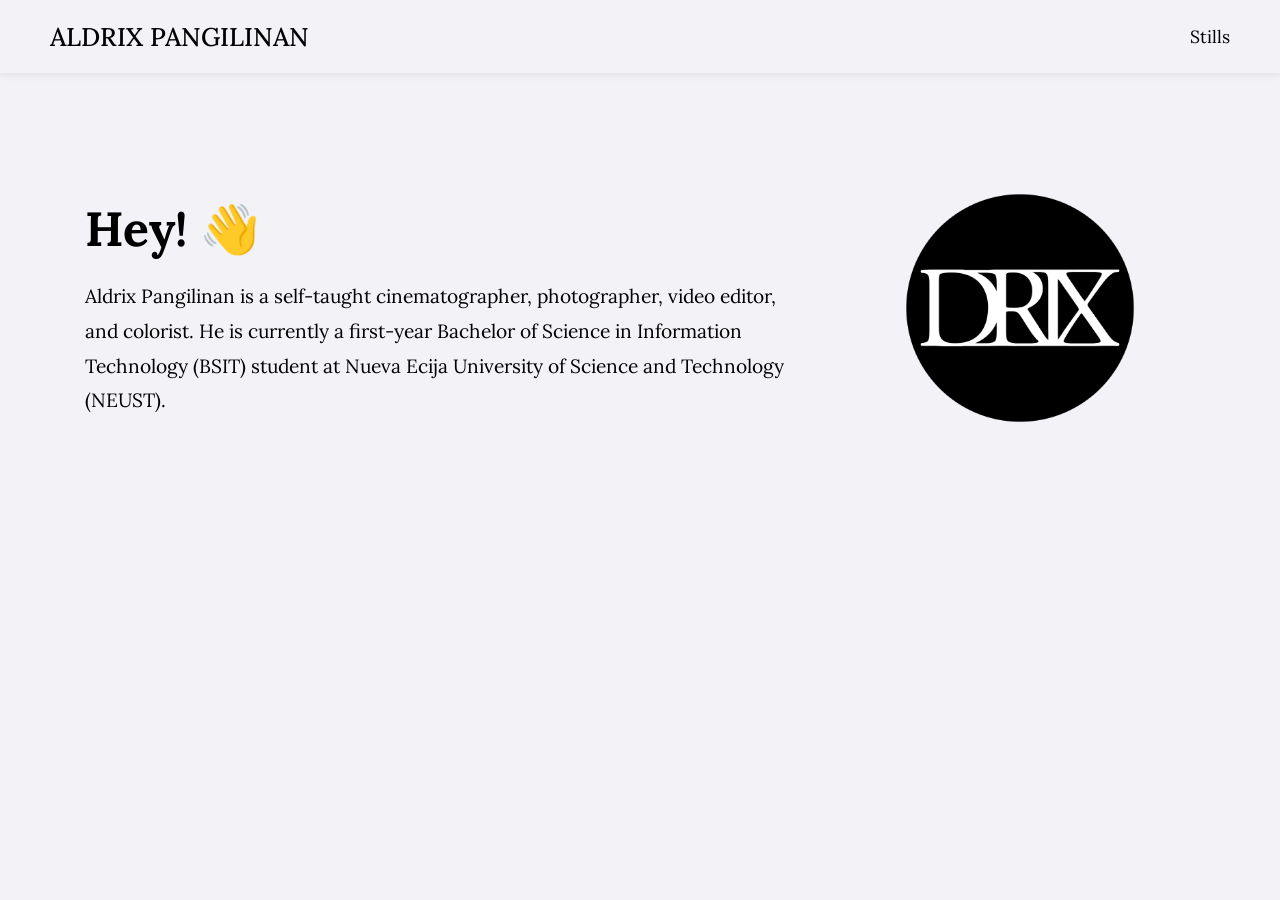
<file: aboutme.html>
<!DOCTYPE html>
<html lang="en">
<head>
    <meta charset="UTF-8">
    <meta name="viewport" content="width=device-width, initial-scale=1.0">
    <title>Portfolio</title>
    <link rel="stylesheet" href="aboutmestyle.css">
</head>
<body>

    <header>
<div>
    <h1>
        <a href="index.html">ALDRIX PANGILINAN</a>
    </h1>
</div>
        <nav>
            <a href="stills.html">Stills</a>
        </nav>
    </header>
    <main>
<section class="about-section">

    <div class="intro">
        <h1>Hey! 👋</h1>

        <p>
            Aldrix Pangilinan is a self-taught cinematographer, photographer,
            video editor, and colorist. He is currently a first-year Bachelor of
            Science in Information Technology (BSIT) student at Nueva Ecija
            University of Science and Technology (NEUST).
        </p>
    </div>

    <div class="profile-image">
        <img src="drixlogo.png"
             alt="Portrait">
    </div>

</section>
    </main>
</body>
</html>
</file>
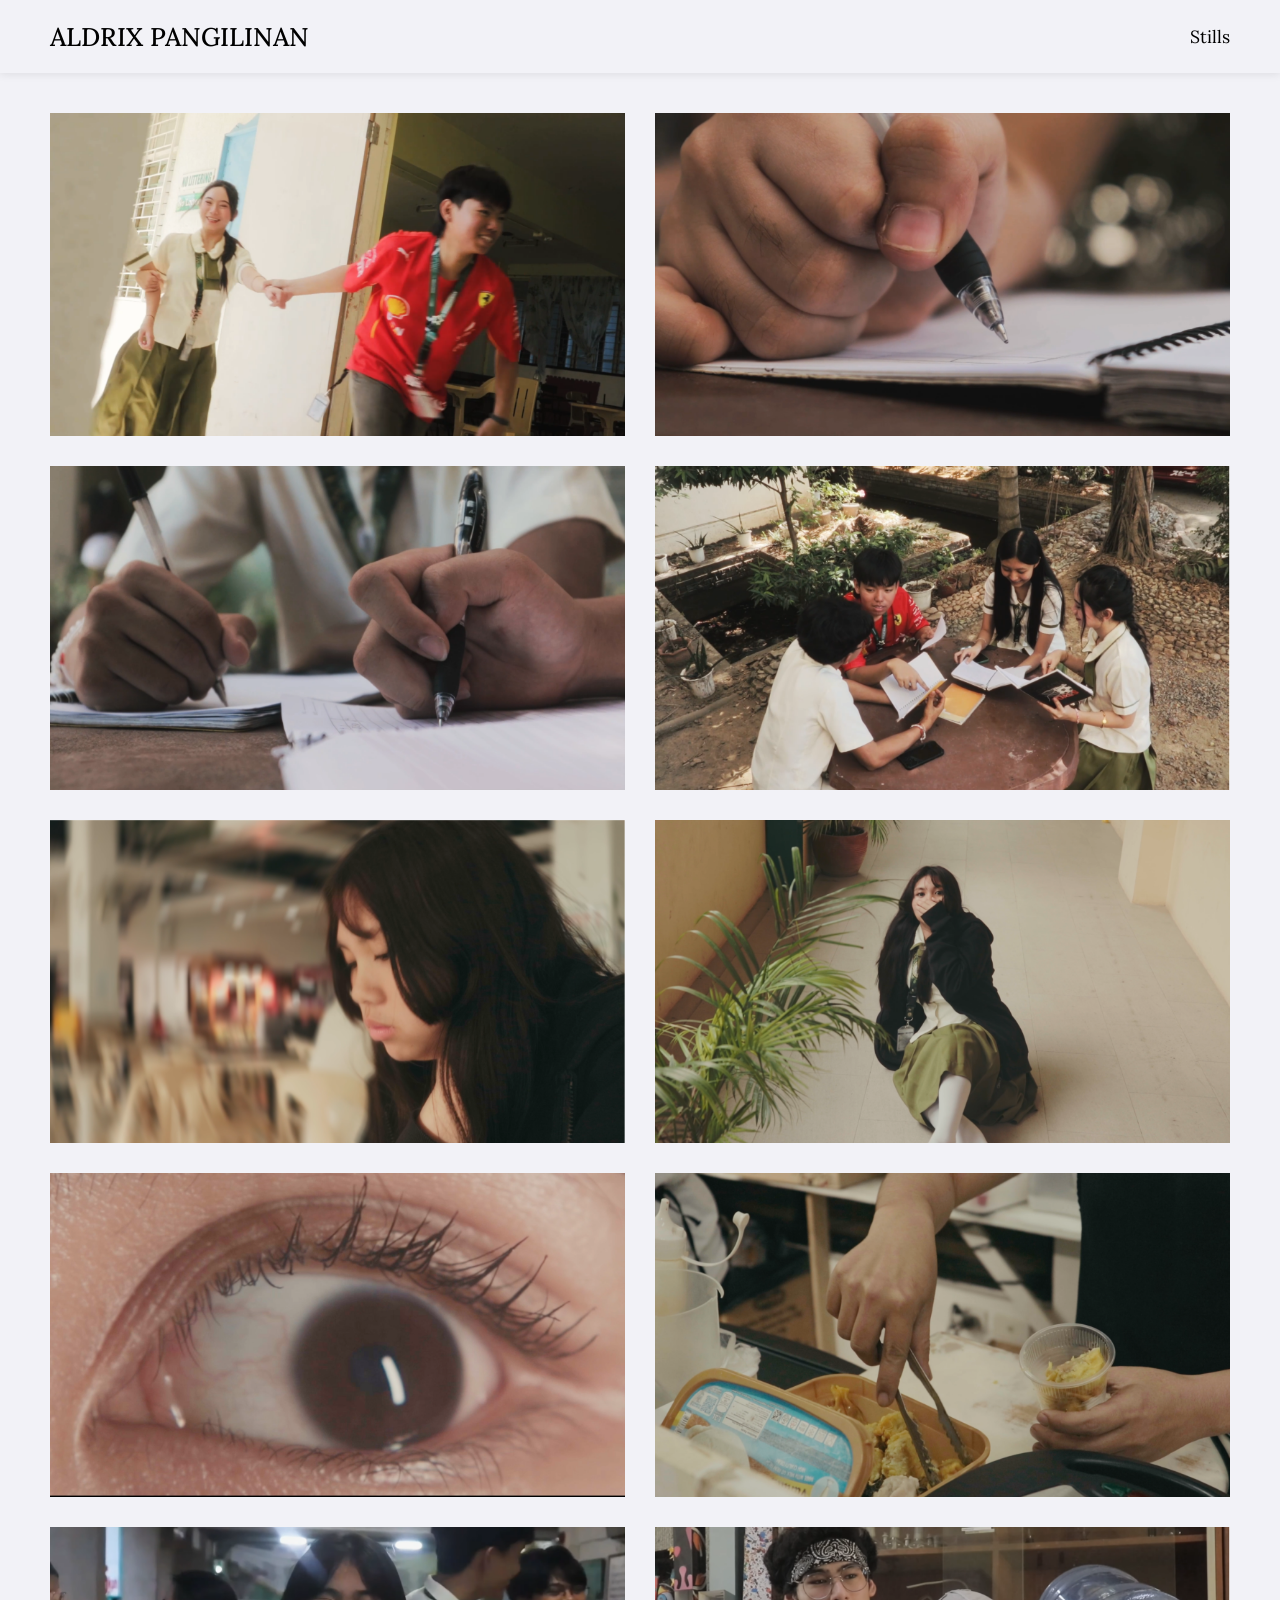
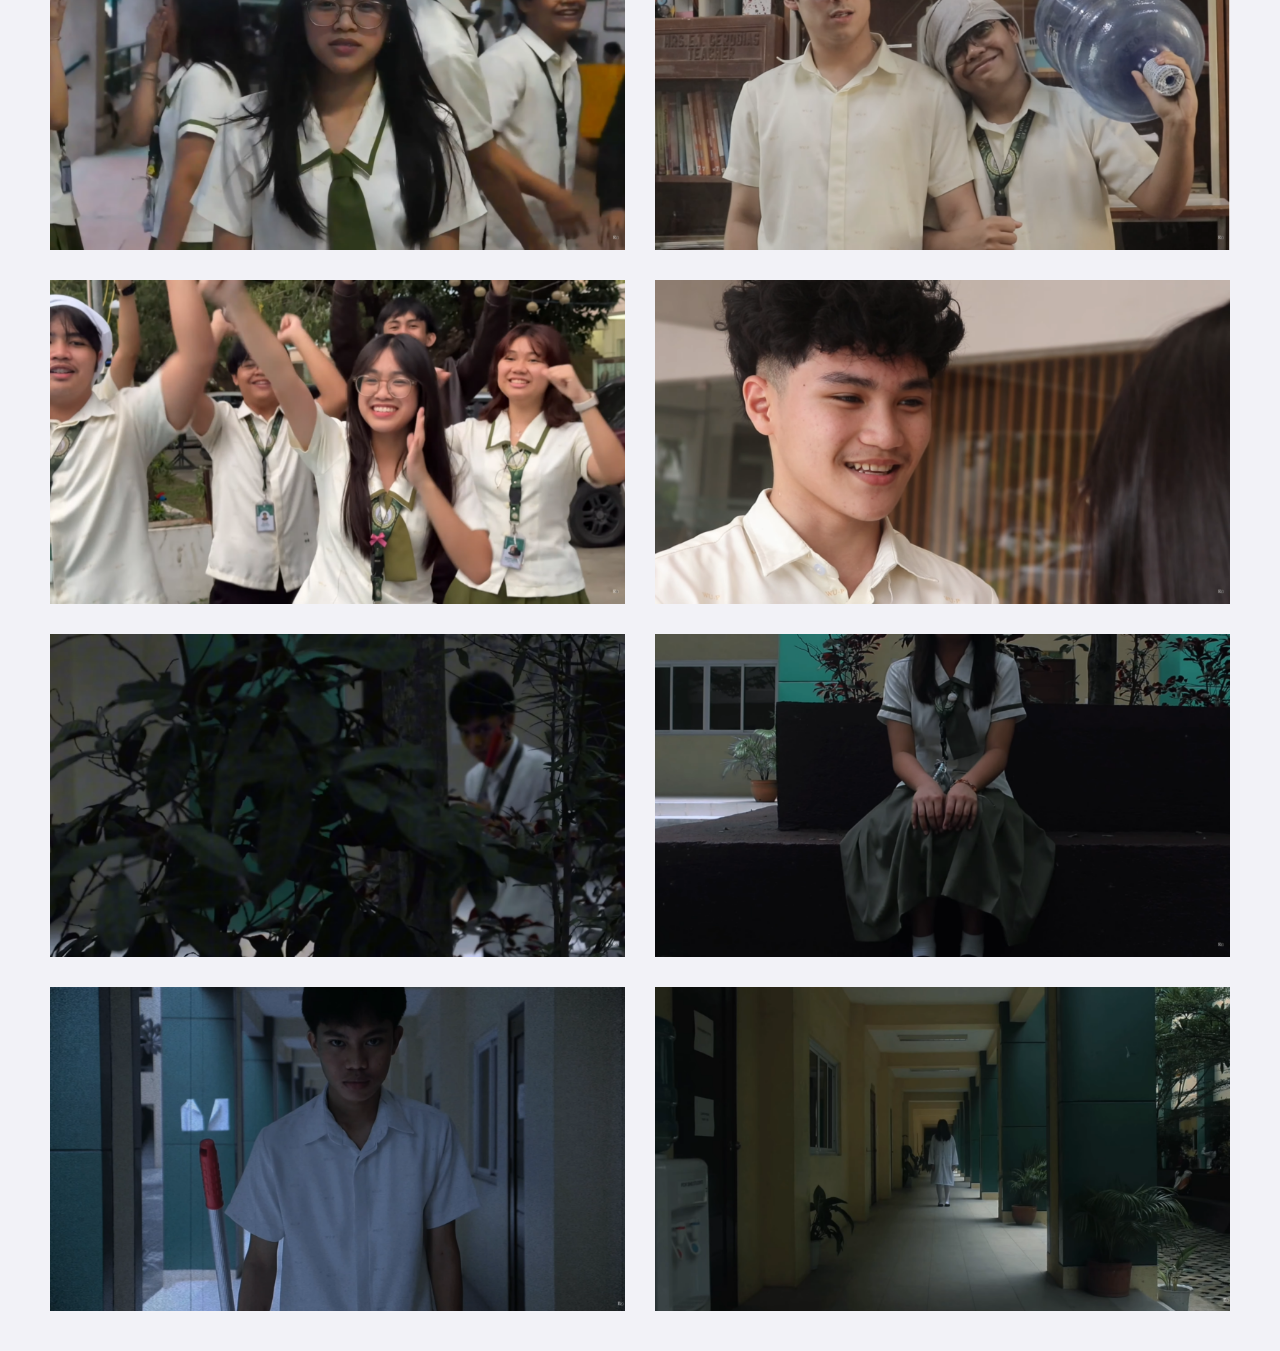
<file: stills.html>
<!DOCTYPE html>
<html lang="en">
<head>
    <meta charset="UTF-8">
    <meta name="viewport" content="width=device-width, initial-scale=1.0">
    <title>Portfolio | Stills</title>
    <link rel="stylesheet" href="stillsstyle.css">
</head>
<body>
    <header>
<div>
    <h1>
        <a href="index.html">ALDRIX PANGILINAN</a>
    </h1>
</div>
        <nav>
            <a href="stills.html">Stills</a>
        </nav>
    </header>
    <main>
        <section class="gallery">

            <div class="gallery-item">
                <img src="still1.png" alt="Placeholder Image 1">
            </div>

            <div class="gallery-item">
                <img src="still2.png" alt="Placeholder Image 2">
            </div>

            <div class="gallery-item">
                <img src="still3.png" alt="Placeholder Image 67">
            </div>

            <div class="gallery-item">
                <img src="still4.png" alt="Placeholder Image 1">
            </div>
            <div class="gallery-item">
                <img src="still5.png" alt="Placeholder Image 1">
            </div>

            <div class="gallery-item">
                <img src="still6.png" alt="Placeholder Image 1">
            </div>

            <div class="gallery-item">
                <img src="still7.png" alt="Placeholder Image 1">
            </div>            

            <div class="gallery-item">
                <img src="still8.png" alt="Placeholder Image 1">
            </div>

           <div class="gallery-item">
                <img src="still9.png" alt="Placeholder Image 1">
            </div>

           <div class="gallery-item">
                <img src="still10.png" alt="Placeholder Image 1">
            </div>
            
           <div class="gallery-item">
                <img src="still11.png" alt="Placeholder Image 1">
            </div>

           <div class="gallery-item">
                <img src="still12.png" alt="Placeholder Image 1">
            </div>

           <div class="gallery-item">
                <img src="still13.png" alt="Placeholder Image 1">
            </div>

           <div class="gallery-item">
                <img src="still14.png" alt="Placeholder Image 1">
            </div>

           <div class="gallery-item">
                <img src="still15.png" alt="Placeholder Image 1">
            </div>

           <div class="gallery-item">
                <img src="still16.png" alt="Placeholder Image 1">
            </div>
        </section>
    </main>
</body>
</html>
</file>
<file: aboutmestyle.css>
/* Google Font */
@import url('https://fonts.googleapis.com/css2?family=Lora:wght@400;500;600&display=swap');

* {
    margin: 0;
    padding: 0;
    box-sizing: border-box;
}

body {
    font-family: "Lora", serif;
    background-color: rgb(242, 242, 247);
    color: #000;
}

/* Header */

header {
    background-color: rgb(242, 242, 247);
    display: flex;
    justify-content: space-between;
    align-items: center;
    padding: 20px 50px;
    box-shadow: 0 2px 8px rgba(0, 0, 0, 0.08);
    position: sticky;
    top: 0;
    z-index: 100;
}

header h1 {
    font-size: 1.6rem;
    font-weight: 500;
}

nav a {
    text-decoration: none;
    color: black;
    font-size: 1.1rem;
    transition: opacity 0.2s ease;
    font-weight: 2800;
}

nav a:hover {
    opacity: 0.7;
}

/* Main */

main {
    display: flex;
    flex-direction: column;
    align-items: center;
    padding: 40px 50px;
}

/* Button */

button {
    margin-top: 35px;
    padding: 12px 28px;
    border: 2px solid black;
    border-radius: 999px;
    background: transparent;
    color: black;
    font-family: "Lora", serif;
    font-size: 1rem;
    cursor: pointer;

    transition:
        background-color 0.2s ease,
        color 0.2s ease,
        transform 0.2s ease;
}

button:hover {
    background-color: rgba(0, 0, 0, 0.12);
    transform: scale(0.96);
}

button:active {
    transform: scale(0.93);
}
header h1 a {
    text-decoration: none;
    color: black;
}

header h1 a:hover {
    opacity: 0.7;
}
/* Main layout */

main {
    padding: 60px 80px;
}

.about-section {
    display: flex;
    justify-content: space-between;
    align-items: center;
    gap: 60px;
}

/* Text */

.intro {
    flex: 1;
}

.intro h1 {
    font-size: 3rem;
    font-weight: 700; /* Bold */
    margin-bottom: 20px;
}

.intro p {
    font-size: 1.2rem;
    line-height: 1.8;
    max-width: 700px;
}

/* Image */

.profile-image {
    flex-shrink: 0;
}

.profile-image img {
    width: 350px;
    height: 350px;
    object-fit: cover;
    display: block;
}

/* Mobile */

@media (max-width: 768px) {

    header {
        padding: 15px 20px;
    }

    header h1 {
        font-size: 1.2rem;
    }

    nav a {
        font-size: 1rem;
    }

    main {
        padding: 30px 20px;
    }

    .about-section {
        flex-direction: column;
        text-align: center;
        gap: 30px;
    }

    .intro h1 {
        font-size: 2rem;
    }

    .intro p {
        font-size: 1rem;
        line-height: 1.7;
        max-width: 100%;
    }

    .profile-image img {
        width: 250px;
        height: 250px;
    }

    button {
        width: 100%;
        max-width: 300px;
    }
}
</file>
<file: stillsstyle.css>
/* Google Font */
@import url('https://fonts.googleapis.com/css2?family=Lora:wght@400;500;600&display=swap');

* {
    margin: 0;
    padding: 0;
    box-sizing: border-box;
}

body {
    font-family: "Lora", serif;
    background-color: rgb(242, 242, 247);
    color: #000;
}

/* Header */

header {
    background-color: rgb(242, 242, 247);
    display: flex;
    justify-content: space-between;
    align-items: center;
    padding: 20px 50px;
    box-shadow: 0 2px 8px rgba(0, 0, 0, 0.08);
    position: sticky;
    top: 0;
    z-index: 100;
}

header h1 {
    font-size: 1.6rem;
    font-weight: 500;
}

nav a {
    text-decoration: none;
    color: black;
    font-size: 1.1rem;
    transition: opacity 0.2s ease;
    font-weight: 2800;
}

nav a:hover {
    opacity: 0.7;
}

/* Main */

main {
    display: flex;
    flex-direction: column;
    align-items: center;
    padding: 40px 50px;
}

/* Button */

button {
    margin-top: 35px;
    padding: 12px 28px;
    border: 2px solid black;
    border-radius: 999px;
    background: transparent;
    color: black;
    font-family: "Lora", serif;
    font-size: 1rem;
    cursor: pointer;

    transition:
        background-color 0.2s ease,
        color 0.2s ease,
        transform 0.2s ease;
}

button:hover {
    background-color: rgba(0, 0, 0, 0.12);
    transform: scale(0.96);
}

button:active {
    transform: scale(0.93);
}

.gallery {
    display: grid;
    grid-template-columns: repeat(2, 1fr);
    gap: 30px;
}

.gallery img {
    width: 100%;
    display: block;
}
header h1 a {
    text-decoration: none;
    color: black;
}

header h1 a:hover {
    opacity: 0.7;
}

/* Mobile */

@media (max-width: 768px) {
    main {
        padding: 20px;
    }
    .gallery {
        grid-template-columns: 1fr;
        gap: 20px;
    }

    header {
        padding: 15px 20px;
    }

    header h1 {
        font-size: 1.2rem;
    }

    nav a {
        font-size: 1rem;
    }

    main {
        padding: 30px 20px;
    }
}
</file>
